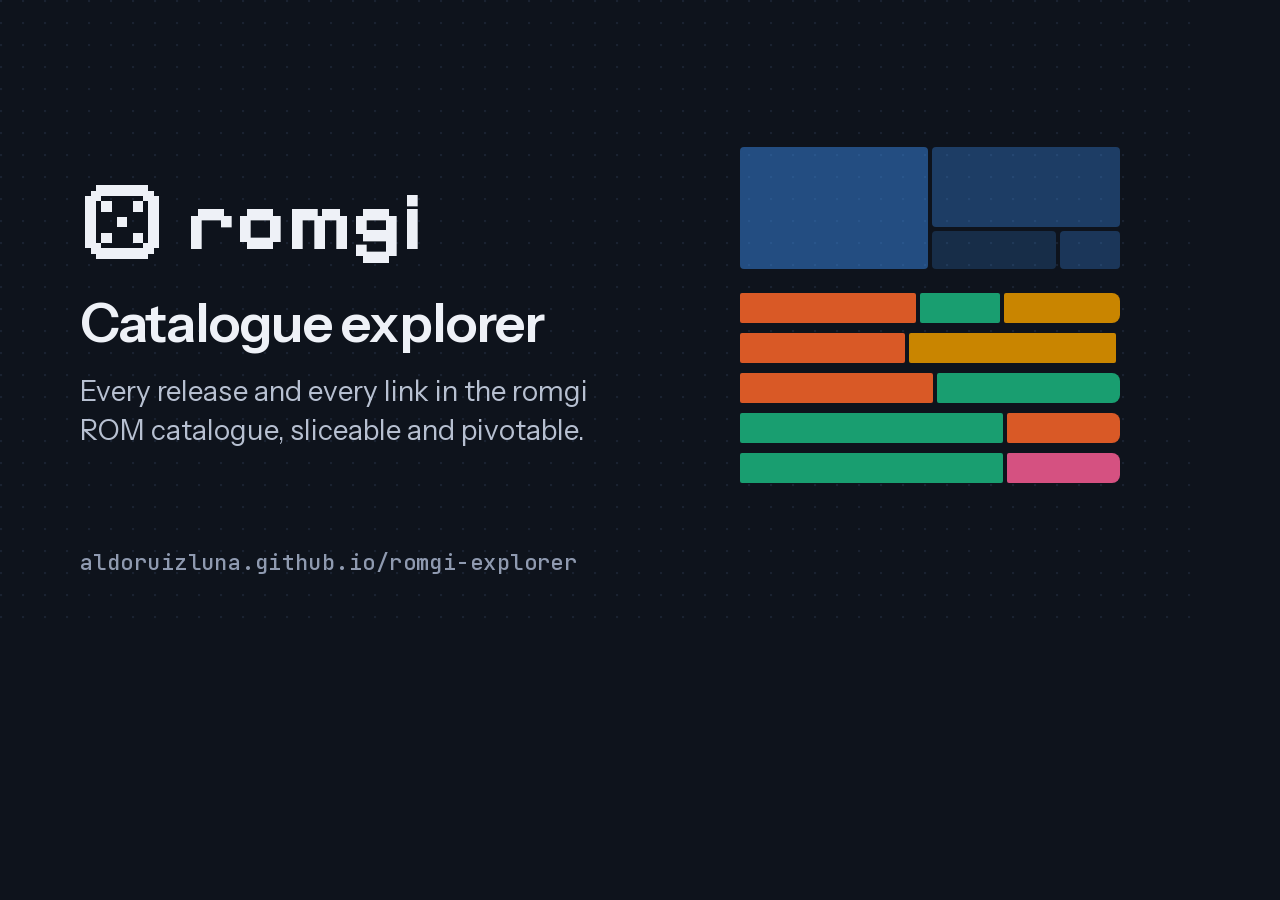
<file: web/og/card.html>
<!doctype html>
<html lang="en"><head><meta charset="utf-8"><title>romgi catalogue explorer: social card</title>
<!-- Rendered to og.png (1200 x 630) for link previews. Open it in a browser, or: see README, "Social card". -->
<style>
@font-face { font-family: "Instrument Sans"; font-weight: 400 700; src: url(../fonts/instrument-sans-latin.woff2) format("woff2"); }
@font-face { font-family: "JetBrains Mono"; font-weight: 400 700; src: url(../fonts/jetbrains-mono-latin.woff2) format("woff2"); }
@font-face { font-family: "Pixelify Sans"; font-weight: 400 700; src: url(../fonts/pixelify-sans-latin.woff2) format("woff2"); }
* { box-sizing: border-box; margin: 0; }
html, body { width: 1200px; height: 630px; background: #0e131c; color: #eef1f7; font-family: "Instrument Sans", system-ui, sans-serif; overflow: hidden; }
.card { position: relative; width: 1200px; height: 630px; padding: 72px 80px; display: grid; grid-template-columns: 1fr 380px; gap: 56px; align-items: center;
  background: radial-gradient(circle at 1px 1px, #1a2231 1.3px, transparent 1.6px) 0 0 / 22px 22px, #0e131c; }
.brand { display: flex; align-items: center; gap: 22px; }
.brand svg { width: 84px; height: 84px; color: #eef1f7; }
.word { font: 700 84px/1 "Pixelify Sans", monospace; letter-spacing: .01em; }
h1 { margin-top: 30px; font: 600 54px/1.08 "Instrument Sans", sans-serif; letter-spacing: -.02em; }
p { margin-top: 20px; max-width: 560px; font: 400 28px/1.4 "Instrument Sans", sans-serif; color: #b7c0d1; }
.url { position: absolute; left: 80px; bottom: 56px; font: 500 22px/1 "JetBrains Mono", monospace; color: #8f9ab0; letter-spacing: .02em; }
.viz { display: grid; gap: 10px; }
.row { display: flex; gap: 4px; height: 30px; }
.row i { display: block; height: 100%; flex: var(--w) 0 0; background: var(--c); border-radius: 2px; }
.row i:last-child { border-radius: 2px 8px 8px 2px; }
.o { --c: #d95926; } .g { --c: #199e70; } .a { --c: #c98500; } .p { --c: #d55181; }
.tiles { display: grid; grid-template-columns: repeat(6, 1fr); grid-auto-rows: 38px; gap: 4px; margin-bottom: 14px; }
.tiles b { background: rgba(57,135,229,.22); border-radius: 4px; }
.tiles b:nth-child(1) { grid-column: span 3; grid-row: span 3; background: rgba(57,135,229,.5); }
.tiles b:nth-child(2) { grid-column: span 3; grid-row: span 2; background: rgba(57,135,229,.36); }
.tiles b:nth-child(3) { grid-column: span 2; grid-row: span 1; }
.tiles b:nth-child(4) { grid-column: span 1; grid-row: span 1; background: rgba(57,135,229,.3); }
</style></head>
<body><div class="card">
  <div>
    <div class="brand">
      <svg viewBox="0 0 16 16" shape-rendering="crispEdges" aria-hidden="true"><path fill="currentColor" fill-rule="evenodd" d="M3 1h10v1h1v1h1v10h-1v1h-1v1H3v-1H2v-1H1V3h1V2h1V1zm1 2v1H3v8h1v1h8v-1h1V4h-1V3H4z"/><rect x="4" y="4" width="2" height="2" fill="currentColor"/><rect x="10" y="4" width="2" height="2" fill="currentColor"/><rect x="7" y="7" width="2" height="2" fill="currentColor"/><rect x="4" y="10" width="2" height="2" fill="currentColor"/><rect x="10" y="10" width="2" height="2" fill="currentColor"/></svg>
      <div class="word">romgi</div>
    </div>
    <h1>Catalogue explorer</h1>
    <p>Every release and every link in the romgi ROM catalogue, sliceable and pivotable.</p>
  </div>
  <div class="viz" aria-hidden="true">
    <div class="tiles"><b></b><b></b><b></b><b></b></div>
    <div class="row"><i class="o" style="--w:44"></i><i class="g" style="--w:20"></i><i class="a" style="--w:29"></i></div>
    <div class="row"><i class="o" style="--w:23"></i><i class="a" style="--w:29"></i><i class="g" style="--w:0"></i></div>
    <div class="row"><i class="o" style="--w:19"></i><i class="g" style="--w:18"></i></div>
    <div class="row"><i class="g" style="--w:21"></i><i class="o" style="--w:9"></i></div>
    <div class="row"><i class="g" style="--w:14"></i><i class="p" style="--w:6"></i></div>
  </div>
  <div class="url">aldoruizluna.github.io/romgi-explorer</div>
</div></body></html>
</file>
